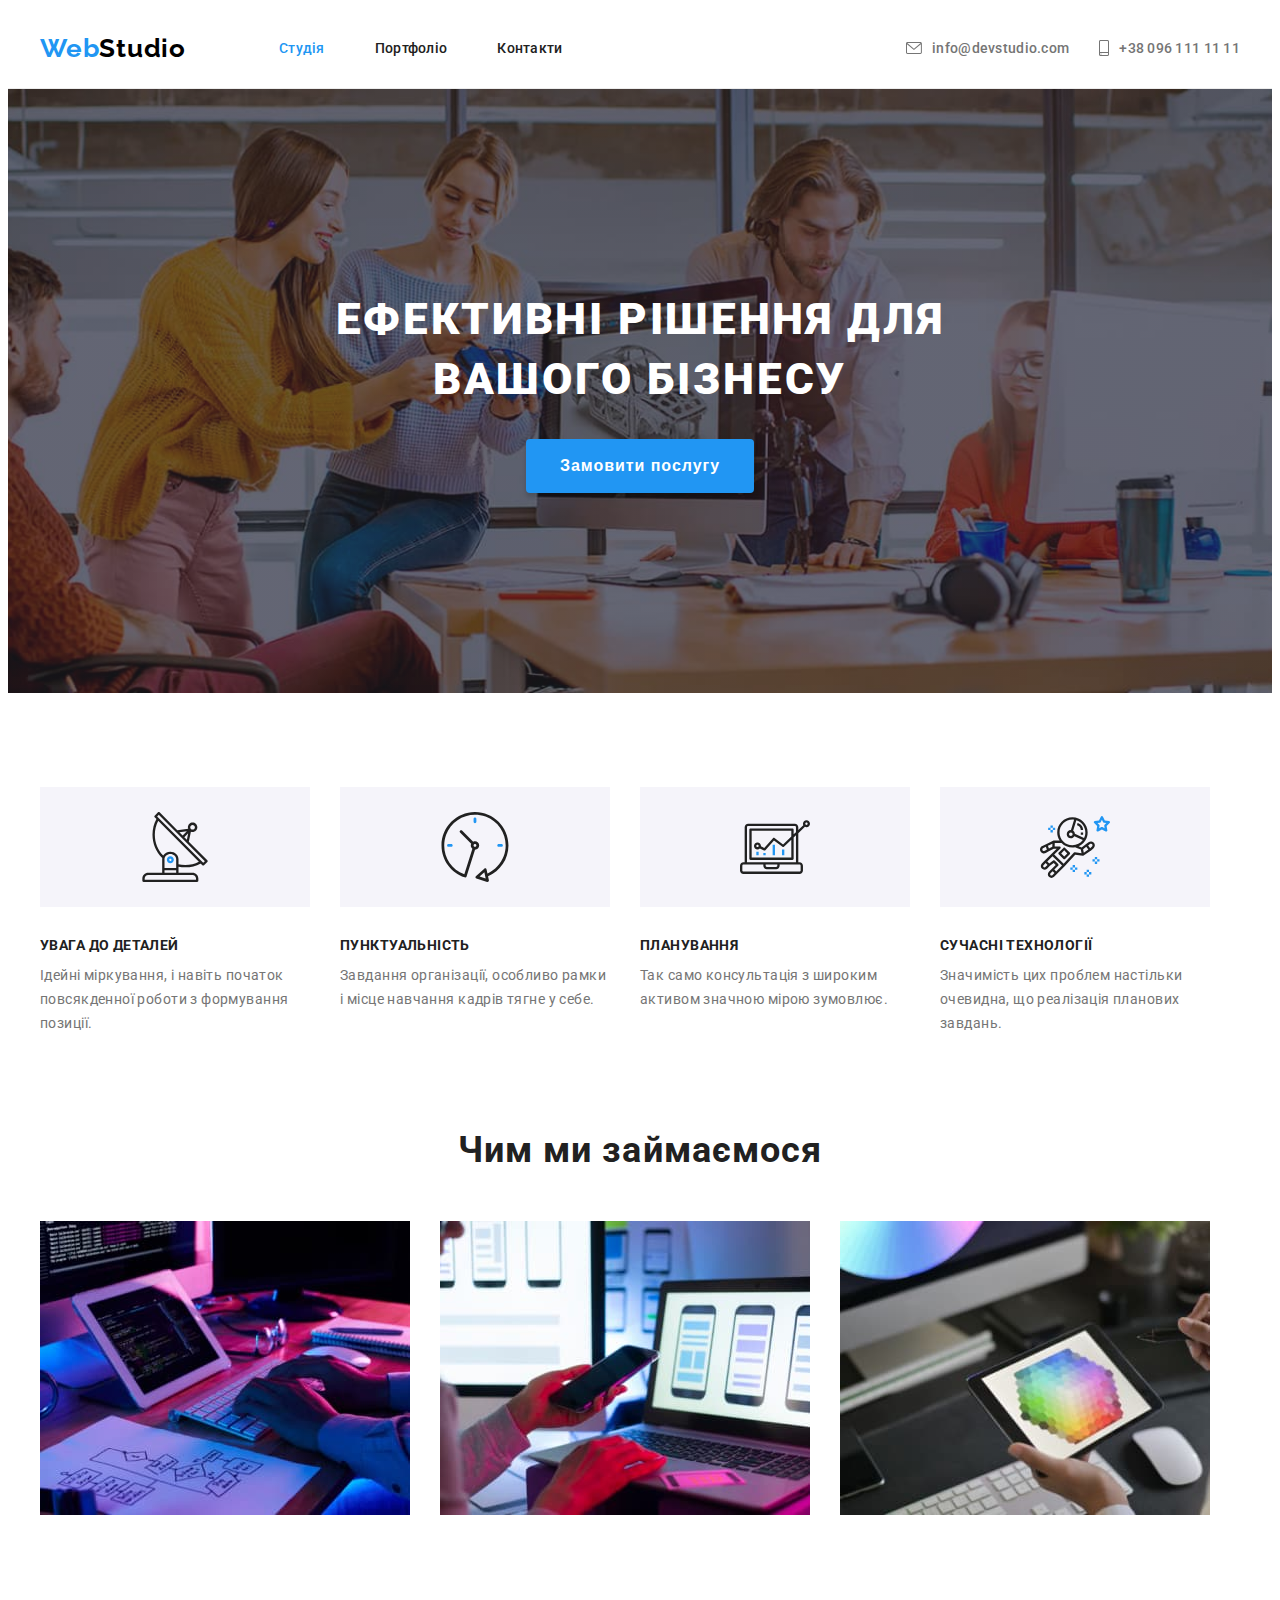
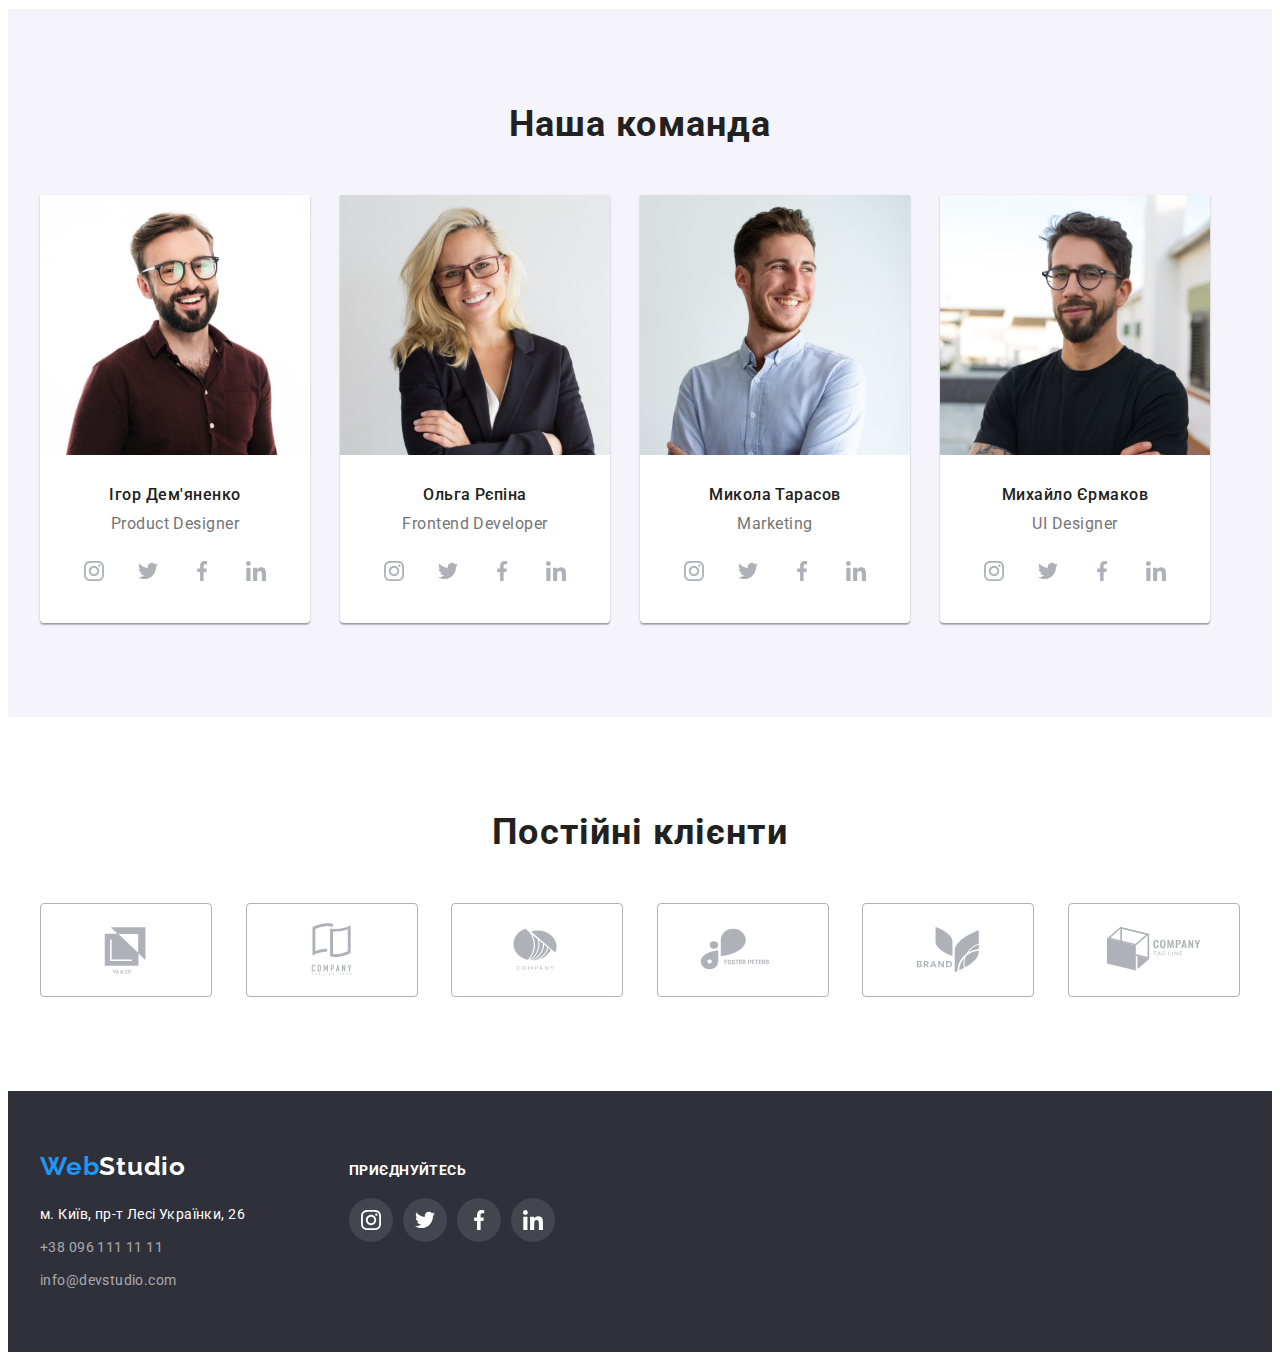
<file: index.html>
<!DOCTYPE html>
<html lang="uk">
  <head>
    <meta charset="UTF-8" />
    <meta http-equiv="X-UA-Compatible" content="IE=edge" />
    <meta name="viewport" content="width=device-width, initial-scale=1.0" />

    <title>WebStudio</title>

    <link rel="preconnect" href="https://fonts.googleapis.com" />
    <link rel="preconnect" href="https://fonts.gstatic.com" crossorigin />
    <link
      href="https://fonts.googleapis.com/css2?family=Raleway:wght@700&family=Roboto:wght@400;500;700;900&display=swap"
      rel="stylesheet" />

    <link
      rel="stylesheet"
      href="https://cdnjs.cloudflare.com/ajax/libs/modern-normalize/1.1.0/modern-normalize.min.css"
      integrity="sha512-wpPYUAdjBVSE4KJnH1VR1HeZfpl1ub8YT/NKx4PuQ5NmX2tKuGu6U/JRp5y+Y8XG2tV+wKQpNHVUX03MfMFn9Q=="
      crossorigin="anonymous"
      referrerpolicy="no-referrer" />

    <link rel="stylesheet" href="./css/styles.css" />
  </head>
  <body>
    <header class="header">
      <div class="container">
        <div class="header-position">
          <a href="./index.html" class="logo link"
            ><span class="logo-accent">Web</span><span class="logo-contrast">Studio</span></a
          >
          <nav>
            <ul class="nav-list list">
              <li class="nav-item">
                <a href="./index.html" class="nav-link link curent">Студія</a>
              </li>
              <li class="nav-item">
                <a href="./portfolio.html" class="nav-link link">Портфоліо</a>
              </li>
              <li class="nav-item">
                <a href="" class="nav-link link">Контакти</a>
              </li>
            </ul>
          </nav>

          <ul class="contact-list list">
            <li class="contact-item">
              <a href="mailto:info@devstudio.com" class="contact-link link">
                <svg class="contact-icon" width="16" height="12">
                  <use href="./images/icons.svg#icon-envelope"></use>
                </svg>
                info@devstudio.com</a
              >
            </li>
            <li class="contact-item">
              <a href="tel:+380961111111" class="contact-link link">
                <svg class="contact-icon" width="10" height="16">
                  <use href="./images/icons.svg#icon-smartphone"></use>
                </svg>
                +38 096 111 11 11
              </a>
            </li>
          </ul>
        </div>
      </div>
    </header>
    <main>
      <section class="hero">
        <div class="container">
          <h1 class="hero-title title">Ефективні рішення для вашого бізнесу</h1>
          <button type="button" class="hero-btn btn">Замовити послугу</button>
        </div>
      </section>
      <section class="benefits section">
        <div class="container">
          <h2 class="hidden-content">Наші переваги</h2>
          <ul class="benefits-list list">
            <li class="benefits-item">
              <div class="benefits-inner">
                <svg class="benefits-icon" width="70" height="70">
                  <use href="./images/icons.svg#icon-antenna"></use>
                </svg>
              </div>
              <h3 class="benefits-title title">Увага до деталей</h3>
              <p class="benefits-text text">
                Ідейні міркування, і навіть початок повсякденної роботи з формування позиції.
              </p>
            </li>
            <li class="benefits-item">
              <div class="benefits-inner">
                <svg class="benefits-icon" width="70" height="70">
                  <use href="./images/icons.svg#icon-clock"></use>
                </svg>
              </div>
              <h3 class="benefits-title title">Пунктуальність</h3>
              <p class="benefits-text text">
                Завдання організації, особливо рамки і місце навчання кадрів тягне у себе.
              </p>
            </li>
            <li class="benefits-item">
              <div class="benefits-inner">
                <svg class="benefits-icon" width="70" height="70">
                  <use href="./images/icons.svg#icon-diagram"></use>
                </svg>
              </div>
              <h3 class="benefits-title title">Планування</h3>
              <p class="benefits-text text">Так само консультація з широким активом значною мірою зумовлює.</p>
            </li>
            <li class="benefits-item">
              <div class="benefits-inner">
                <svg class="benefits-icon" width="70" height="70">
                  <use href="./images/icons.svg#icon-astronaut"></use>
                </svg>
              </div>
              <h3 class="benefits-title title">Сучасні технології</h3>
              <p class="benefits-text text">
                Значимість цих проблем настільки очевидна, що реалізація планових завдань.
              </p>
            </li>
          </ul>
        </div>
      </section>
      <section class="about section">
        <div class="container">
          <h2 class="about-title title">Чим ми займаємося</h2>
          <ul class="about-list list">
            <li class="about-item">
              <img
                src="./images/work-illustration-1.jpg"
                alt="зображення роботи webstudio"
                width="370"
                class="about-image" />
            </li>
            <li class="about-item">
              <img
                src="./images/work-illustration-2.jpg"
                alt="зображення роботи webstudio"
                width="370"
                class="about-image" />
            </li>
            <li class="about-item">
              <img
                src="./images/work-illustration-3.jpg"
                alt="зображення роботи webstudio"
                width="370"
                class="about-image" />
            </li>
          </ul>
        </div>
      </section>
      <section class="webteam section">
        <div class="container">
          <h2 class="webteam-title title">Наша команда</h2>
          <ul class="webteam-list list">
            <li class="webteam-item">
              <img
                src="./images/webstudio-team-1.jpg"
                alt="Ігор Дем'яненко Product Designer"
                width="270"
                class="webteam-photo" />
              <div class="webteam-caption">
                <h3 class="webteam-name title">Ігор Дем'яненко</h3>
                <p lang="en" class="webteam-position text">Product Designer</p>
                <ul class="webteam-social-list list">
                  <li>
                    <a href="" class="webteam-social-link link">
                      <svg class="footer-social-icon" width="20" height="20">
                        <use href="./images/icons.svg#icon-instagram"></use>
                      </svg>
                    </a>
                  </li>
                  <li>
                    <a href="" class="webteam-social-link link">
                      <svg class="footer-social-icon" width="20" height="20">
                        <use href="./images/icons.svg#icon-twitter"></use>
                      </svg>
                    </a>
                  </li>
                  <li>
                    <a href="" class="webteam-social-link link"
                      ><svg class="footer-social-icon" width="20" height="20">
                        <use href="./images/icons.svg#icon-facebook"></use></svg
                    ></a>
                  </li>
                  <li>
                    <a href="" class="webteam-social-link link"
                      ><svg class="footer-social-icon" width="20" height="20">
                        <use href="./images/icons.svg#icon-linkedin"></use></svg
                    ></a>
                  </li>
                </ul>
              </div>
            </li>
            <li class="webteam-item">
              <img
                src="./images/webstudio-team-2.jpg"
                alt="Ольга Рєпіна Frontend Developer"
                width="270"
                class="webteam-photo" />
              <div class="webteam-caption">
                <h3 class="webteam-name title">Ольга Рєпіна</h3>
                <p lang="en" class="webteam-position text">Frontend Developer</p>
                <ul class="webteam-social-list list">
                  <li>
                    <a href="" class="webteam-social-link link">
                      <svg class="footer-social-icon" width="20" height="20">
                        <use href="./images/icons.svg#icon-instagram"></use>
                      </svg>
                    </a>
                  </li>
                  <li>
                    <a href="" class="webteam-social-link link">
                      <svg class="footer-social-icon" width="20" height="20">
                        <use href="./images/icons.svg#icon-twitter"></use>
                      </svg>
                    </a>
                  </li>
                  <li>
                    <a href="" class="webteam-social-link link"
                      ><svg class="footer-social-icon" width="20" height="20">
                        <use href="./images/icons.svg#icon-facebook"></use></svg
                    ></a>
                  </li>
                  <li>
                    <a href="" class="webteam-social-link link"
                      ><svg class="footer-social-icon" width="20" height="20">
                        <use href="./images/icons.svg#icon-linkedin"></use></svg
                    ></a>
                  </li>
                </ul>
              </div>
            </li>
            <li class="webteam-item">
              <img
                src="./images/webstudio-team-3.jpg"
                alt="Микола Тарасов Marketing"
                width="270"
                class="webteam-photo" />
              <div class="webteam-caption">
                <h3 class="webteam-name title">Микола Тарасов</h3>
                <p lang="en" class="webteam-position text">Marketing</p>
                <ul class="webteam-social-list list">
                  <li>
                    <a href="" class="webteam-social-link link">
                      <svg class="footer-social-icon" width="20" height="20">
                        <use href="./images/icons.svg#icon-instagram"></use>
                      </svg>
                    </a>
                  </li>
                  <li>
                    <a href="" class="webteam-social-link link">
                      <svg class="footer-social-icon" width="20" height="20">
                        <use href="./images/icons.svg#icon-twitter"></use>
                      </svg>
                    </a>
                  </li>
                  <li>
                    <a href="" class="webteam-social-link link"
                      ><svg class="footer-social-icon" width="20" height="20">
                        <use href="./images/icons.svg#icon-facebook"></use></svg
                    ></a>
                  </li>
                  <li>
                    <a href="" class="webteam-social-link link"
                      ><svg class="footer-social-icon" width="20" height="20">
                        <use href="./images/icons.svg#icon-linkedin"></use></svg
                    ></a>
                  </li>
                </ul>
              </div>
            </li>
            <li class="webteam-item">
              <img
                src="./images/webstudio-team-4.jpg"
                alt="Михайло Єрмаков UI Designer"
                width="270"
                class="webteam-photo" />
              <div class="webteam-caption">
                <h3 class="webteam-name title">Михайло Єрмаков</h3>
                <p lang="en" class="webteam-position text">UI Designer</p>
                <ul class="webteam-social-list list">
                  <li>
                    <a href="" class="webteam-social-link link">
                      <svg class="footer-social-icon" width="20" height="20">
                        <use href="./images/icons.svg#icon-instagram"></use>
                      </svg>
                    </a>
                  </li>
                  <li>
                    <a href="" class="webteam-social-link link">
                      <svg class="footer-social-icon" width="20" height="20">
                        <use href="./images/icons.svg#icon-twitter"></use>
                      </svg>
                    </a>
                  </li>
                  <li>
                    <a href="" class="webteam-social-link link"
                      ><svg class="footer-social-icon" width="20" height="20">
                        <use href="./images/icons.svg#icon-facebook"></use></svg
                    ></a>
                  </li>
                  <li>
                    <a href="" class="webteam-social-link link"
                      ><svg class="footer-social-icon" width="20" height="20">
                        <use href="./images/icons.svg#icon-linkedin"></use></svg
                    ></a>
                  </li>
                </ul>
              </div>
            </li>
          </ul>
        </div>
      </section>
      <section class="section">
        <div class="container">
          <h2 class="clients-title title">Постійні клієнти</h2>
          <ul class="clients-list list">
            <li>
              <a href="" class="clients-link link"
                ><svg class="clients-icon" width="106" height="60">
                  <use href="./images/icons.svg#icon-client-1"></use></svg
              ></a>
            </li>
            <li>
              <a href="" class="clients-link link"
                ><svg class="clients-icon" width="106" height="60">
                  <use href="./images/icons.svg#icon-client-2"></use></svg
              ></a>
            </li>
            <li>
              <a href="" class="clients-link link"
                ><svg class="clients-icon" width="106" height="60">
                  <use href="./images/icons.svg#icon-client-3"></use></svg
              ></a>
            </li>
            <li>
              <a href="" class="clients-link link"
                ><svg class="clients-icon" width="106" height="60">
                  <use href="./images/icons.svg#icon-client-4"></use></svg
              ></a>
            </li>
            <li>
              <a href="" class="clients-link link"
                ><svg class="clients-icon" width="106" height="60">
                  <use href="./images/icons.svg#icon-client-5"></use></svg
              ></a>
            </li>
            <li>
              <a href="" class="clients-link link"
                ><svg class="clients-icon" width="106" height="60">
                  <use href="./images/icons.svg#icon-client-6"></use></svg
              ></a>
            </li>
          </ul>
        </div>
      </section>
    </main>
    <footer class="footer">
      <div class="container">
        <div class="footer-pos">
          <div class="footer-address-container">
            <a href="./index.html" class="logo link"
              ><span class="logo-accent">Web</span><span class="logo-contrast">Studio</span></a
            >
            <address class="address">
              <ul class="address-list list">
                <li class="address-item">
                  <a
                    href="https://goo.gl/maps/6D7LHVz2uF8r2GaW8"
                    target="_blank"
                    rel="noopener nofollow noreferrer"
                    class="address-link link"
                    >м. Київ, пр-т Лесі Українки, 26</a
                  >
                </li>
                <li class="address-item">
                  <a href="tel:+380961111111" class="cont-link link">+38 096 111 11 11</a>
                </li>
                <li class="address-item">
                  <a href="mailto:info@devstudio.com" class="cont-link link">info@devstudio.com</a>
                </li>
              </ul>
            </address>
          </div>
          <div class="footer-social-container">
            <p class="footer-social-text">Приєднуйтесь</p>
            <ul class="footer-social-list list">
              <li>
                <a href="" class="footer-social-link link">
                  <svg class="footer-social-icon" width="20" height="20">
                    <use href="./images/icons.svg#icon-instagram"></use>
                  </svg>
                </a>
              </li>
              <li>
                <a href="" class="footer-social-link link">
                  <svg class="footer-social-icon" width="20" height="20">
                    <use href="./images/icons.svg#icon-twitter"></use>
                  </svg>
                </a>
              </li>
              <li>
                <a href="" class="footer-social-link link"
                  ><svg class="footer-social-icon" width="20" height="20">
                    <use href="./images/icons.svg#icon-facebook"></use></svg
                ></a>
              </li>
              <li>
                <a href="" class="footer-social-link link"
                  ><svg class="footer-social-icon" width="20" height="20">
                    <use href="./images/icons.svg#icon-linkedin"></use></svg
                ></a>
              </li>
            </ul>
          </div>
        </div>
      </div>
    </footer>
  </body>
</html>
</file>
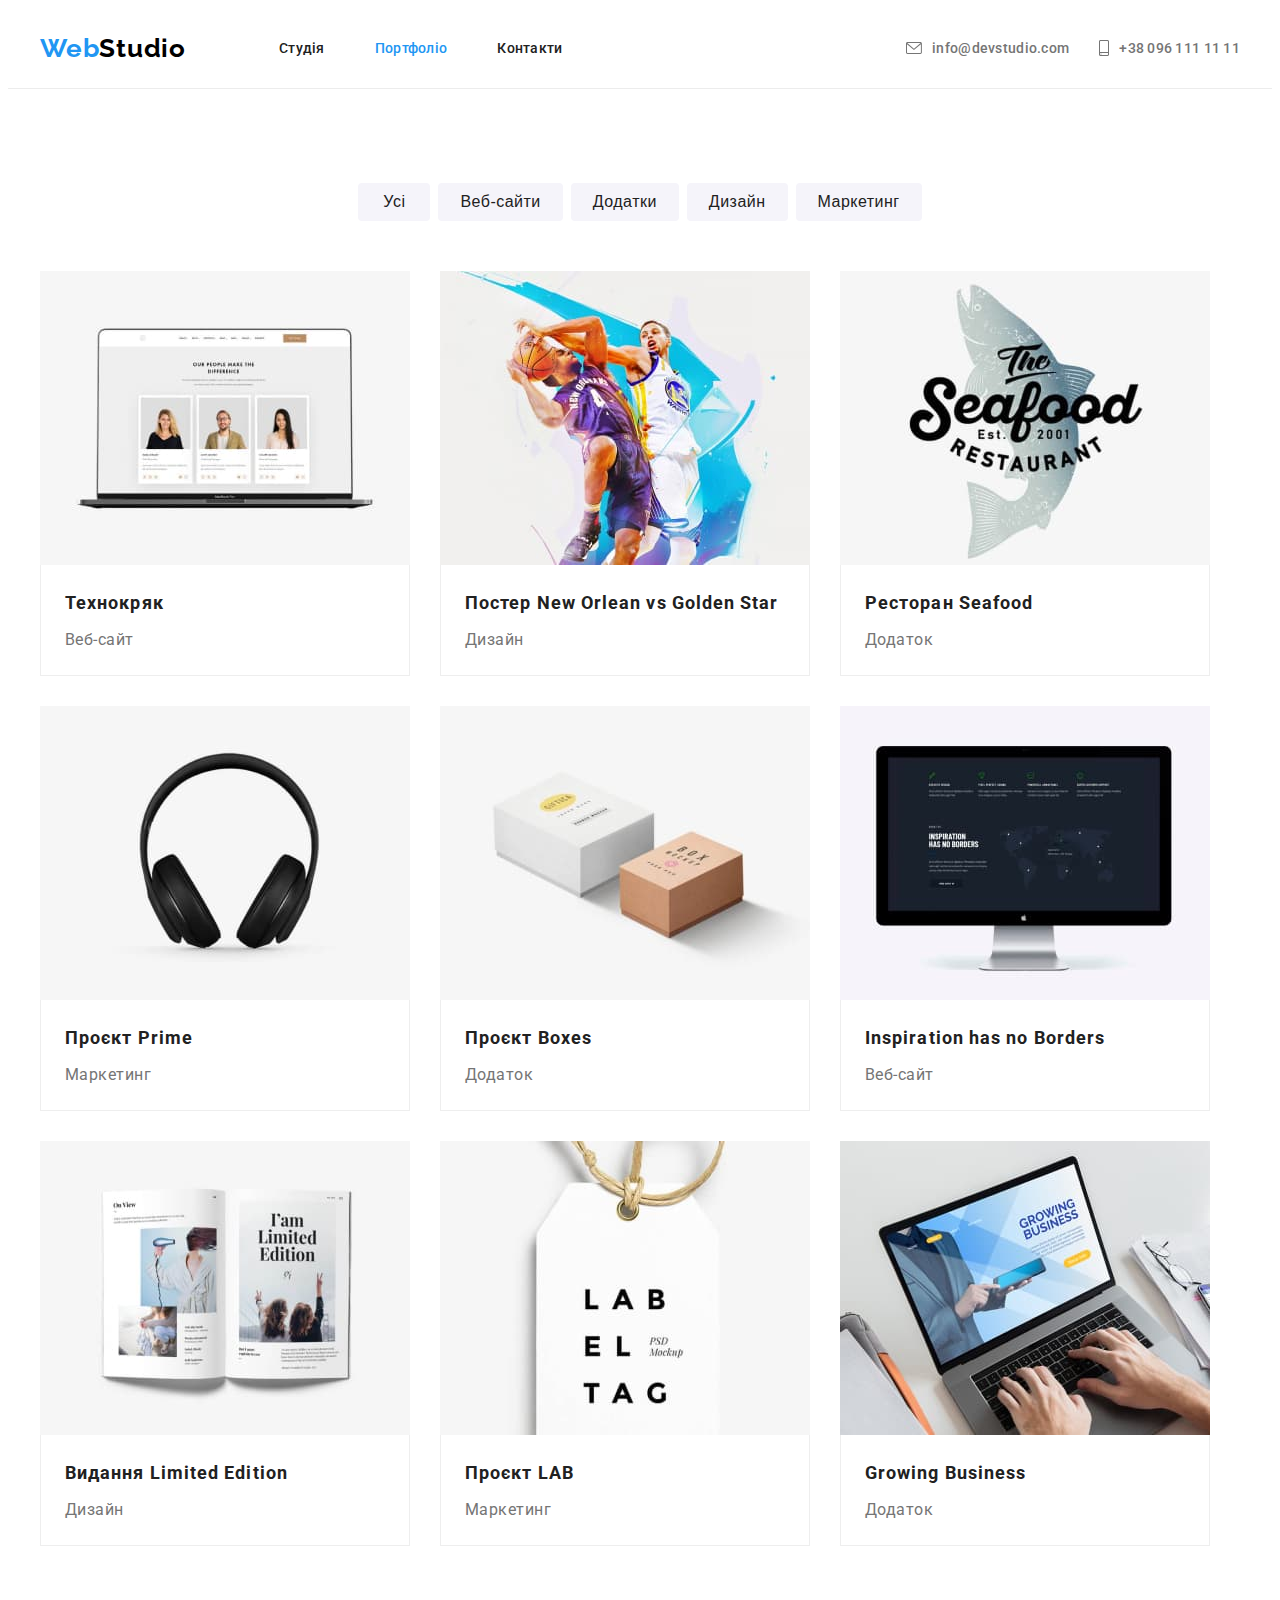
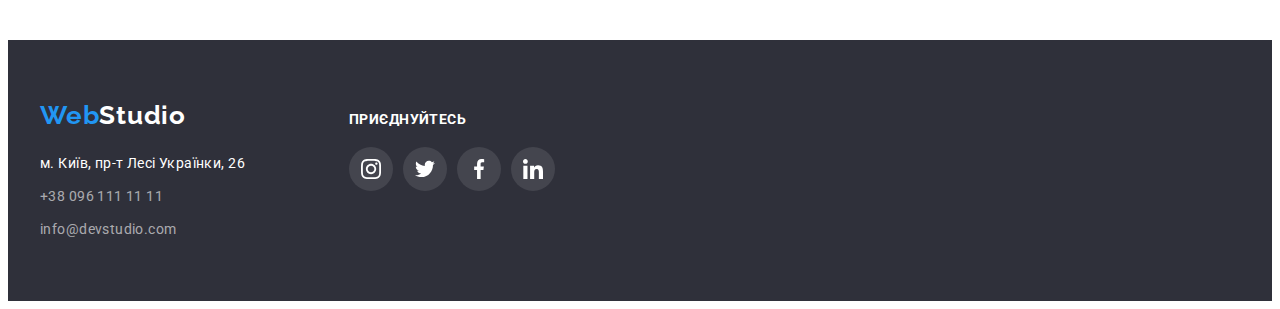
<file: portfolio.html>
<!DOCTYPE html>
<html lang="uk">
  <head>
    <meta charset="UTF-8" />
    <meta http-equiv="X-UA-Compatible" content="IE=edge" />
    <meta name="viewport" content="width=device-width, initial-scale=1.0" />

    <title>Portfolio</title>

    <link rel="preconnect" href="https://fonts.googleapis.com" />
    <link rel="preconnect" href="https://fonts.gstatic.com" crossorigin />
    <link
      href="https://fonts.googleapis.com/css2?family=Raleway:wght@700&family=Roboto:wght@400;500;700;900&display=swap"
      rel="stylesheet" />

    <link
      rel="stylesheet"
      href="https://cdnjs.cloudflare.com/ajax/libs/modern-normalize/1.1.0/modern-normalize.min.css"
      integrity="sha512-wpPYUAdjBVSE4KJnH1VR1HeZfpl1ub8YT/NKx4PuQ5NmX2tKuGu6U/JRp5y+Y8XG2tV+wKQpNHVUX03MfMFn9Q=="
      crossorigin="anonymous"
      referrerpolicy="no-referrer" />

    <link rel="stylesheet" href="./css/styles.css" />
  </head>
  <body>
    <header class="header">
      <div class="container">
        <div class="header-position">
          <a href="./index.html" class="logo link"
            ><span class="logo-accent">Web</span><span class="logo-contrast">Studio</span></a
          >
          <nav>
            <ul class="nav-list list">
              <li class="nav-item">
                <a href="./index.html" class="nav-link link">Студія</a>
              </li>
              <li class="nav-item">
                <a href="./portfolio.html" class="nav-link link curent">Портфоліо</a>
              </li>
              <li class="nav-item">
                <a href="" class="nav-link link">Контакти</a>
              </li>
            </ul>
          </nav>

          <ul class="contact-list list">
            <li class="contact-item">
              <a href="mailto:info@devstudio.com" class="contact-link link">
                <svg class="contact-icon" width="16" height="12">
                  <use href="./images/icons.svg#icon-envelope"></use>
                </svg>
                info@devstudio.com</a
              >
            </li>
            <li class="contact-item">
              <a href="tel:+380961111111" class="contact-link link">
                <svg class="contact-icon" width="10" height="16">
                  <use href="./images/icons.svg#icon-smartphone"></use>
                </svg>
                +38 096 111 11 11
              </a>
            </li>
          </ul>
        </div>
      </div>
    </header>
    <main>
      <section class="preview section">
        <div class="container">
          <h1 class="hidden-content">Портфоліо</h1>
          <ul class="filter-btn-list list">
            <li class="filter-btn-item">
              <button type="button" class="filter-btn btn small-btn">Усі</button>
            </li>
            <li class="filter-btn-item">
              <button type="button" class="filter-btn btn">Веб-сайти</button>
            </li>
            <li class="filter-btn-item">
              <button type="button" class="filter-btn btn">Додатки</button>
            </li>
            <li class="filter-btn-item">
              <button type="button" class="filter-btn btn">Дизайн</button>
            </li>
            <li class="filter-btn-item">
              <button type="button" class="filter-btn btn">Маркетинг</button>
            </li>
          </ul>
          <ul class="preview-list list">
            <li>
              <a href="" class="preview-link link"
                ><img src="./images/portfolio-preview-1.jpg" alt="Ноутбук" width="370" class="preview-image" />
                <div class="preview-caption linka">
                  <h2 class="preview-title title">Технокряк</h2>
                  <p class="preview-category text">Веб-сайт</p>
                </div></a
              >
            </li>
            <li>
              <a href="" class="preview-link link"
                ><img
                  src="./images/portfolio-preview-2.jpg"
                  alt="На постері два баскетболісти"
                  width="370"
                  class="preview-image" />
                <div class="preview-caption">
                  <h2 class="preview-title title">Постер New Orlean vs Golden Star</h2>
                  <p class="preview-category text">Дизайн</p>
                </div></a
              >
            </li>
            <li>
              <a href="" class="preview-link link"
                ><img src="./images/portfolio-preview-3.jpg" alt="Плакат ресторану" width="370" class="preview-image" />
                <div class="preview-caption">
                  <h2 class="preview-title title">Ресторан Seafood</h2>
                  <p class="preview-category text">Додаток</p>
                </div></a
              >
            </li>
            <li>
              <a href="" class="preview-link link"
                ><img src="./images/portfolio-preview-4.jpg" alt="навушники чорні" width="370" class="preview-image" />
                <div class="preview-caption">
                  <h2 class="preview-title title">Проєкт Prime</h2>
                  <p class="preview-category text">Маркетинг</p>
                </div></a
              >
            </li>
            <li>
              <a href="" class="preview-link link"
                ><img src="./images/portfolio-preview-5.jpg" alt="Дві коробки" width="370" class="preview-image" />
                <div class="preview-caption">
                  <h2 class="preview-title title">Проєкт Boxes</h2>
                  <p class="preview-category text">Додаток</p>
                </div></a
              >
            </li>
            <li>
              <a href="" class="preview-link link"
                ><img
                  src="./images/portfolio-preview-6.jpg"
                  alt="Монітор на екрані чорний фон"
                  width="370"
                  class="preview-image" />
                <div class="preview-caption">
                  <h2 class="preview-title title">Inspiration has no Borders</h2>
                  <p class="preview-category text">Веб-сайт</p>
                </div></a
              >
            </li>
            <li>
              <a href="" class="preview-link link"
                ><img src="./images/portfolio-preview-7.jpg" alt="Журнал" width="370" class="preview-image" />
                <div class="preview-caption">
                  <h2 class="preview-title title">Видання Limited Edition</h2>
                  <p class="preview-category text">Дизайн</p>
                </div></a
              >
            </li>
            <li>
              <a href="" class="preview-link link"
                ><img
                  src="./images/portfolio-preview-8.jpg"
                  alt="Ярлик написано LABELTAG"
                  width="370"
                  class="preview-image" />
                <div class="preview-caption">
                  <h2 class="preview-title title">Проєкт LAB</h2>
                  <p class="preview-category text">Маркетинг</p>
                </div></a
              >
            </li>
            <li>
              <a href="" class="preview-link link"
                ><img
                  src="./images/portfolio-preview-9.jpg"
                  alt="Ноутбук на якому друкують"
                  width="370"
                  class="preview-image" />
                <div class="preview-caption">
                  <h2 class="preview-title title">Growing Business</h2>
                  <p class="preview-category text">Додаток</p>
                </div></a
              >
            </li>
          </ul>
        </div>
      </section>
    </main>
    <footer class="footer">
      <div class="container">
        <div class="footer-pos">
          <div class="footer-address-container">
            <a href="./index.html" class="logo link"
              ><span class="logo-accent">Web</span><span class="logo-contrast">Studio</span></a
            >
            <address class="address">
              <ul class="address-list list">
                <li class="address-item">
                  <a
                    href="https://goo.gl/maps/6D7LHVz2uF8r2GaW8"
                    target="_blank"
                    rel="noopener nofollow noreferrer"
                    class="address-link link"
                    >м. Київ, пр-т Лесі Українки, 26</a
                  >
                </li>
                <li class="address-item">
                  <a href="tel:+380961111111" class="cont-link link">+38 096 111 11 11</a>
                </li>
                <li class="address-item">
                  <a href="mailto:info@devstudio.com" class="cont-link link">info@devstudio.com</a>
                </li>
              </ul>
            </address>
          </div>
          <div class="footer-social-container">
            <p class="footer-social-text">Приєднуйтесь</p>
            <ul class="footer-social-list list">
              <li>
                <a href="" class="footer-social-link link">
                  <svg class="footer-social-icon" width="20" height="20">
                    <use href="./images/icons.svg#icon-instagram"></use>
                  </svg>
                </a>
              </li>
              <li>
                <a href="" class="footer-social-link link">
                  <svg class="footer-social-icon" width="20" height="20">
                    <use href="./images/icons.svg#icon-twitter"></use>
                  </svg>
                </a>
              </li>
              <li>
                <a href="" class="footer-social-link link"
                  ><svg class="footer-social-icon" width="20" height="20">
                    <use href="./images/icons.svg#icon-facebook"></use></svg
                ></a>
              </li>
              <li>
                <a href="" class="footer-social-link link"
                  ><svg class="footer-social-icon" width="20" height="20">
                    <use href="./images/icons.svg#icon-linkedin"></use></svg
                ></a>
              </li>
            </ul>
          </div>
        </div>
      </div>
    </footer>
  </body>
</html>
</file>
<file: css/styles.css>
:root {
  --bgc-main: #ffffff;
  --bgc-second: #f5f4fa;
  --bgc-hero: #2f303a;
  --text-color-main: #757575;
  --text-color-second: #212121;
  --text-color-hero: #ffffff;
  --accent-color: #2196f3;
  --hero-hover-color: #188ce8;
}

body {
  font-family: "Roboto", sans-serif;
}

.section {
  padding-top: 94px;
  padding-bottom: 94px;
}

.container {
  padding-left: 15px;
  padding-right: 15px;
  margin-left: auto;
  margin-right: auto;

  width: 1200px;

  /* outline: tomato solid 2px; */
}

.list {
  margin-top: 0;
  padding-left: 0;

  list-style: none;
}

.title {
  margin-top: 0;
  color: var(--text-color-second);
}

.text {
  margin-top: 0;
  color: var(--text-color-main);
}

.link {
  text-decoration: none;
}

.hidden-content {
  position: absolute;
  width: 1px;
  height: 1px;
  margin: -1px;
  border: 0;
  padding: 0;
  white-space: nowrap;
  clip-path: inset(100%);
  clip: rect(0 0 0 0);
  overflow: hidden;
}

.btn {
  cursor: pointer;
}

.address {
  font-style: normal;
}

/* INDEX */
/* header */

.header {
  border-bottom: 1px solid #ececec;
}

.header-position {
  display: flex;
  align-items: center;
}

.logo {
  display: block;
  margin-right: 93px;

  font-family: "Raleway";
  font-weight: 700;
  font-size: 26px;
  line-height: calc(31 / 26);
  letter-spacing: 0.03em;
}

.logo-accent {
  color: var(--accent-color);
}

.header .logo-contrast {
  color: #000000;
}

.nav-list {
  display: flex;

  margin-bottom: 0;
}

.nav-item + .nav-item {
  margin-left: 50px;
}

.nav-link {
  display: block;

  padding-top: 32px;
  padding-bottom: 32px;

  font-weight: 500;
  font-size: 14px;
  line-height: calc(16 / 14);
  letter-spacing: 0.02em;
  color: var(--text-color-second);
}

.contact-list {
  display: flex;

  margin-left: auto;
  margin-bottom: 0;
}

.contact-item + .contact-item {
  margin-left: 30px;
}

.contact-icon {
  fill: currentColor;
  align-self: center;

  margin-right: 10px;
}

.contact-link {
  display: flex;

  padding-top: 32px;
  padding-bottom: 32px;

  font-weight: 500;
  font-size: 14px;
  line-height: calc(16 / 14);
  letter-spacing: 0.02em;
  color: var(--text-color-main);
}

.nav-link:hover,
.nav-link:focus,
.contact-link:hover,
.contact-link:focus {
  color: var(--accent-color);
}

.curent {
  color: var(--accent-color);
}

/* hero */

.hero {
  max-width: 1600px;
  margin-left: auto;
  margin-right: auto;
  padding-top: 200px;
  padding-bottom: 200px;

  background-color: #c4c4c4;
  background-image: linear-gradient(to right, rgba(47, 48, 58, 0.4), rgba(47, 48, 58, 0.4)),
    url(../images/hero-bg-image.jpg);
  background-repeat: no-repeat;
  background-position: center;
  background-size: cover;

  text-align: center;
}

.hero-title {
  margin-bottom: 30px;
  margin-left: auto;
  margin-right: auto;
  max-width: 696px;

  font-weight: 900;
  font-size: 44px;
  line-height: calc(60 / 44);
  letter-spacing: 0.06em;
  text-transform: uppercase;
  color: var(--text-color-hero);
}

.hero-btn {
  padding-top: 10px;
  padding-right: 32px;
  padding-bottom: 10px;
  padding-left: 32px;
  min-width: 216px;

  background: var(--accent-color);
  box-shadow: 0px 4px 4px rgba(0, 0, 0, 0.15);
  border-radius: 4px;
  border-color: transparent;

  font-weight: 700;
  font-size: 16px;
  line-height: calc(30 / 16);
  letter-spacing: 0.06em;
  color: var(--text-color-hero);
}

.hero-btn:hover,
.hero-btn:focus {
  background: var(--hero-hover-color);
}

/* benefits */

.benefits-list {
  margin-bottom: 0;

  display: flex;
}

.benefits-item {
  flex-basis: 270px;
}

.benefits-item + .benefits-item {
  margin-left: 30px;
}

.benefits-inner {
  width: 270px;
  height: 120px;
  margin-bottom: 30px;
  display: flex;
  justify-content: center;
  align-items: center;

  background-color: var(--bgc-second);
}

.benefits-title {
  margin-bottom: 10px;

  font-size: 14px;
  line-height: calc(16 / 14);
  letter-spacing: 0.03em;
  text-transform: uppercase;
}

.benefits-text {
  margin-bottom: 0;

  font-size: 14px;
  line-height: calc(24 / 14);
  letter-spacing: 0.03em;
}

/* about */

.about.section {
  padding-top: 0;
}

.about-title {
  margin-bottom: 50px;

  font-size: 36px;
  line-height: calc(42 / 36);
  text-align: center;
  letter-spacing: 0.03em;
}

.about-list {
  margin-bottom: 0;

  display: flex;
}

.about-item + .about-item {
  margin-left: 30px;
}

.about-image {
  display: block;
}

/* webteam */

.webteam {
  text-align: center;

  background-color: var(--bgc-second);
}

.webteam-title {
  margin-bottom: 50px;

  font-size: 36px;
  line-height: calc(42 / 36);
  letter-spacing: 0.03em;
}

.webteam-list {
  margin-bottom: 0;

  display: flex;
}

.webteam-item {
  background-color: var(--bgc-main);

  box-shadow: 0px 1px 3px rgba(0, 0, 0, 0.12), 0px 1px 1px rgba(0, 0, 0, 0.14), 0px 2px 1px rgba(0, 0, 0, 0.2);
  /* border-radius: 0px 0px 4px 4px; */
  border-bottom-left-radius: 4px;
  border-bottom-right-radius: 4px;
}

.webteam-item + .webteam-item {
  margin-left: 30px;
}

.webteam-photo {
  display: block;
  max-width: 100%;
}

.webteam-caption {
  padding-top: 30px;
  padding-bottom: 30px;
}

.webteam-name {
  margin-bottom: 10px;

  font-weight: 500;
  font-size: 16px;
  line-height: calc(19 / 16);
  letter-spacing: 0.03em;
}

.webteam-position {
  margin-bottom: 16px;

  font-size: 16px;
  line-height: calc(19 / 16);
  letter-spacing: 0.03em;
}

.webteam-social-list {
  margin-bottom: 0;
  display: flex;
  justify-content: center;
}

.webteam-social-list > li + li {
  margin-left: 10px;
}

.webteam-social-link {
  display: flex;
  justify-content: center;
  align-items: center;
  width: 44px;
  height: 44px;

  border-radius: 50%;

  color: #afb1b8;
}

.webteam-social-link:hover,
.webteam-social-link:focus {
  background-color: var(--accent-color);
  color: var(--text-color-hero);
}

.webteam-social-icon {
  fill: currentColor;
}

/* clients */

.clients {
  padding-top: 33px;
}

.clients-title {
  margin-bottom: 50px;
  font-size: 36px;
  line-height: calc(42 / 36);
  text-align: center;
  letter-spacing: 0.03em;
}

.clients-list {
  margin-bottom: 0;
  display: flex;
  justify-content: space-between;
}

.clients-link {
  display: flex;
  justify-content: center;
  align-items: center;
  width: 170px;
  height: 92px;
  border: 1px solid #afb1b8;
  color: #afb1b8;
  border-radius: 4px;

}

.clients-icon {
  fill: currentColor;
}

.clients-link:hover,
.clients-link:focus {
  color: var(--accent-color);
  border-color: var(--accent-color);
}

/* footer */

.footer {
  padding-top: 60px;
  padding-bottom: 60px;

  background-color: var(--bgc-hero);
}

.footer-pos {
  display: flex;
  align-items: baseline;
}

.footer .logo {
  margin-bottom: 20px;
}

.footer .logo-contrast {
  color: var(--text-color-hero);
}

.address-list {
  margin-bottom: 0;
  font-size: 14px;
  line-height: calc(24 / 14);
  letter-spacing: 0.03em;
}

.footer .address-item + .address-item {
  margin-top: 9px;
}

.address-link {
  color: var(--text-color-hero);
}

.cont-link {
  color: rgba(255, 255, 255, 0.6);
}

.address-list .link:hover,
.address-list .link:focus {
  color: var(--accent-color);
}

.footer-social-container {
  margin-left: 70px;
}

.footer-social-text {
  margin-top: 0;
  margin-bottom: 20px;

  font-weight: 700;
  font-size: 14px;
  line-height: calc(16 / 14);
  letter-spacing: 0.03em;
  text-transform: uppercase;
  color: var(--text-color-hero);
}

.footer-social-list {
  margin-bottom: 0;
  display: flex;
}

.footer-social-list > li + li {
  margin-left: 10px;
}

.footer-social-link {
  display: flex;
  justify-content: center;
  align-items: center;
  width: 44px;
  height: 44px;

  border-radius: 50%;
  background-color: rgba(255, 255, 255, 0.1);
  color: var(--text-color-hero);
}

.footer-social-link:hover,
.footer-social-link:focus {
  background-color: var(--accent-color);
}

.footer-social-icon {
  fill: currentColor;
}

/* PORTFOLIO */
/* filter */

.filter-btn-list {
  margin-bottom: 50px;

  display: flex;
  justify-content: center;
}

.filter-btn-item + .filter-btn-item {
  margin-left: 8px;
}

.filter-btn {
  padding-top: 6px;
  padding-right: 22px;
  padding-bottom: 6px;
  padding-left: 22px;

  border: 0;
  background-color: var(--bgc-second);
  color: #212121;
  border-radius: 4px;

  font-weight: 500;
  font-size: 16px;
  line-height: calc(26 / 16);
  letter-spacing: 0.03em;
}

.small-btn {
  padding-right: 25px;
  padding-left: 25px;
}

.filter-btn:hover,
.filter-btn:focus {
  background-color: var(--accent-color);
  color: var(--text-color-hero);

  box-shadow: 0px 3px 1px rgba(0, 0, 0, 0.1), 0px 1px 2px rgba(0, 0, 0, 0.08), 0px 2px 2px rgba(0, 0, 0, 0.12);
}

/* preview */

.preview-list {
  margin-bottom: 0;

  display: flex;
  flex-wrap: wrap;
  gap: 30px;
}

.preview-link {
  display: block;
}

.preview-image {
  display: block;
  /* max-width: 100%;
  height: auto; */
}

.preview-caption {
  padding-top: 20px;
  padding-left: 24px;
  padding-bottom: 20px;
  padding-right: 24px;

  border-right: 1px solid #eeeeee;
  border-bottom: 1px solid #eeeeee;
  border-left: 1px solid #eeeeee;
}

.preview-link:hover,
.preview-link:focus {
  box-shadow: 0px 1px 1px rgba(0, 0, 0, 0.12), 0px 4px 4px rgba(0, 0, 0, 0.06), 1px 4px 6px rgba(0, 0, 0, 0.16);
}

.preview-title {
  margin-bottom: 4px;

  font-size: 18px;
  line-height: calc(36 / 18);
  letter-spacing: 0.06em;
}

.preview-category {
  margin-bottom: 0;

  font-size: 16px;
  line-height: calc(30 / 16);
  letter-spacing: 0.03em;
}
</file>
